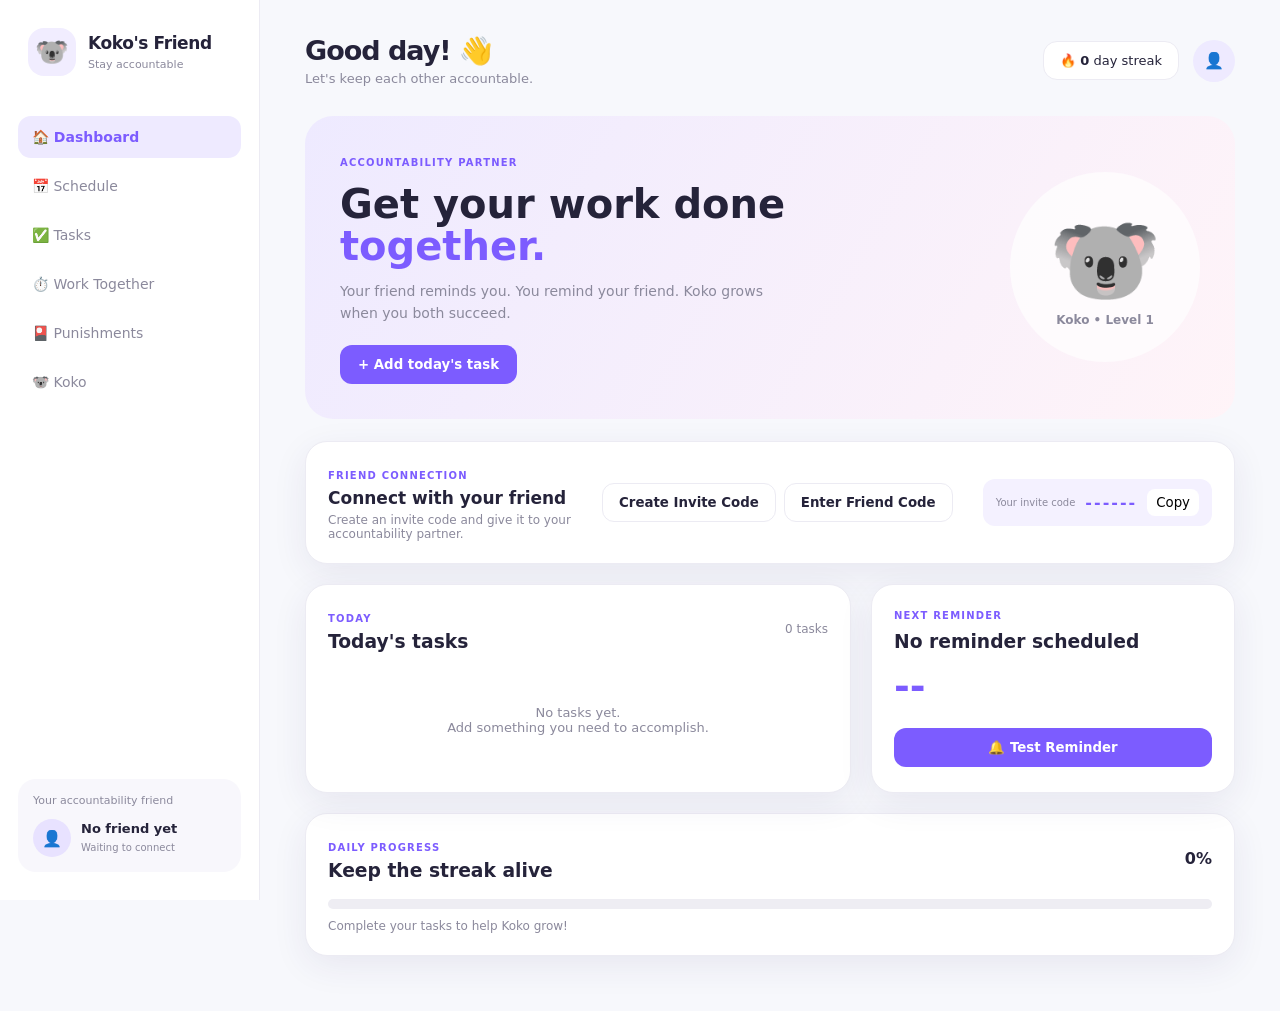
<file: index.html>
<!DOCTYPE html>
<html lang="en">
<head>
    <meta charset="UTF-8">
    <meta name="viewport" content="width=device-width, initial-scale=1.0">

    <title>Koko's Friend</title>

    <link rel="stylesheet" href="style.css">
</head>

<body>

<div class="app">

    <!-- SIDEBAR -->
    <aside class="sidebar">

        <div class="logo">
            <div class="logo-koko">🐨</div>
            <div>
                <h2>Koko's Friend</h2>
                <span>Stay accountable</span>
            </div>
        </div>

        <nav>

            <button class="nav-btn active" data-page="dashboard">
                🏠 Dashboard
            </button>

            <button class="nav-btn" data-page="schedule">
                📅 Schedule
            </button>

            <button class="nav-btn" data-page="tasks">
                ✅ Tasks
            </button>

            <button class="nav-btn" data-page="timer">
                ⏱️ Work Together
            </button>

            <button class="nav-btn" data-page="punishments">
                🎴 Punishments
            </button>

            <button class="nav-btn" data-page="koko">
                🐨 Koko
            </button>

        </nav>

        <div class="friend-box">

            <p>Your accountability friend</p>

            <div class="friend">

                <div class="avatar">
                    👤
                </div>

                <div>
                    <strong id="friendNameSide">
                        No friend yet
                    </strong>

                    <small id="friendStatus">
                        Waiting to connect
                    </small>
                </div>

            </div>

        </div>

    </aside>


    <!-- MAIN -->
    <main class="main">

        <!-- TOP BAR -->

        <header class="topbar">

            <div>
                <button id="mobileMenu" class="mobile-menu">
                    ☰
                </button>

                <h1 id="pageTitle">
                    Good day! 👋
                </h1>

                <p id="pageSubtitle">
                    Let's keep each other accountable.
                </p>
            </div>

            <div class="top-actions">

                <div class="streak">
                    🔥
                    <strong id="streakNumber">
                        0
                    </strong>
                    day streak
                </div>

                <div class="profile">
                    👤
                </div>

            </div>

        </header>


        <!-- DASHBOARD -->

        <section id="dashboard" class="page active">

            <div class="hero">

                <div>

                    <span class="badge">
                        ACCOUNTABILITY PARTNER
                    </span>

                    <h2>
                        Get your work done<br>
                        <span>together.</span>
                    </h2>

                    <p>
                        Your friend reminds you.
                        You remind your friend.
                        Koko grows when you both succeed.
                    </p>

                    <button class="primary-btn" id="addTaskDashboard">
                        + Add today's task
                    </button>

                </div>

                <div class="koko-hero">
                    <div id="kokoEmojiHero">
                        🐨
                    </div>

                    <span id="kokoLevelHero">
                        Koko • Level 1
                    </span>
                </div>

            </div>


            <!-- FRIEND CONNECTION -->

            <div class="card connection-card">

                <div>

                    <span class="section-label">
                        FRIEND CONNECTION
                    </span>

                    <h3 id="connectionTitle">
                        Connect with your friend
                    </h3>

                    <p id="connectionText">
                        Create an invite code and give it to your accountability partner.
                    </p>

                </div>

                <div class="connection-actions">

                    <button class="secondary-btn" id="createInvite">
                        Create Invite Code
                    </button>

                    <button class="secondary-btn" id="joinFriend">
                        Enter Friend Code
                    </button>

                </div>

                <div id="inviteDisplay" class="invite-display hidden">

                    <span>Your invite code</span>

                    <strong id="inviteCode">
                        ------
                    </strong>

                    <button id="copyInvite">
                        Copy
                    </button>

                </div>

            </div>


            <!-- DASHBOARD GRID -->

            <div class="dashboard-grid">

                <!-- TODAY -->

                <div class="card">

                    <div class="card-header">

                        <div>
                            <span class="section-label">
                                TODAY
                            </span>

                            <h3>
                                Today's tasks
                            </h3>
                        </div>

                        <span id="taskCount">
                            0 tasks
                        </span>

                    </div>

                    <div id="todayTasks">

                        <div class="empty-state">
                            No tasks yet.
                        </div>

                    </div>

                </div>


                <!-- REMINDER -->

                <div class="card reminder-card">

                    <span class="section-label">
                        NEXT REMINDER
                    </span>

                    <h3 id="nextReminder">
                        No reminder scheduled
                    </h3>

                    <div class="reminder-time" id="nextReminderTime">
                        --
                    </div>

                    <button class="primary-btn" id="startReminder">
                        🔔 Test Reminder
                    </button>

                </div>

            </div>


            <!-- DAILY PROGRESS -->

            <div class="card">

                <div class="card-header">

                    <div>
                        <span class="section-label">
                            DAILY PROGRESS
                        </span>

                        <h3>
                            Keep the streak alive
                        </h3>
                    </div>

                    <strong id="progressPercent">
                        0%
                    </strong>

                </div>

                <div class="progress-bar">

                    <div id="progressFill"></div>

                </div>

                <p id="progressText">
                    Complete your tasks to help Koko grow!
                </p>

            </div>

        </section>


        <!-- SCHEDULE -->

        <section id="schedule" class="page">

            <div class="page-heading">

                <div>
                    <span class="section-label">
                        CALENDAR
                    </span>

                    <h2>
                        Our Schedule
                    </h2>
                </div>

                <button class="primary-btn" id="addScheduleBtn">
                    + Add Schedule
                </button>

            </div>


            <div class="calendar-card card">

                <div class="calendar-top">

                    <button id="previousDay">
                        ←
                    </button>

                    <h3 id="calendarDate">
                        Today
                    </h3>

                    <button id="nextDay">
                        →
                    </button>

                </div>

                <div id="scheduleList">

                    <div class="empty-state">
                        Nothing scheduled.
                    </div>

                </div>

            </div>

        </section>


        <!-- TASKS -->

        <section id="tasks" class="page">

            <div class="page-heading">

                <div>

                    <span class="section-label">
                        ACCOUNTABILITY
                    </span>

                    <h2>
                        Tasks
                    </h2>

                </div>

                <button class="primary-btn" id="addTaskBtn">
                    + Add Task
                </button>

            </div>


            <div class="task-filters">

                <button class="filter active" data-filter="all">
                    All
                </button>

                <button class="filter" data-filter="mine">
                    My Tasks
                </button>

                <button class="filter" data-filter="friend">
                    Friend's Tasks
                </button>

                <button class="filter" data-filter="completed">
                    Completed
                </button>

            </div>


            <div id="allTasks" class="tasks-list"></div>

        </section>


        <!-- WORK TIMER -->

        <section id="timer" class="page">

            <div class="timer-page">

                <span class="section-label">
                    STUDY TOGETHER
                </span>

                <h2>
                    Work Together
                </h2>

                <p>
                    Call your friend and start working together.
                </p>


                <div class="big-timer">

                    <div id="timerDisplay">
                        00:00:00
                    </div>

                    <div class="timer-status" id="timerStatus">
                        Ready to work
                    </div>

                </div>


                <div class="timer-controls">

                    <button class="primary-btn" id="startTimer">
                        ▶ Start
                    </button>

                    <button class="secondary-btn" id="pauseTimer">
                        ⏸ Pause
                    </button>

                    <button class="secondary-btn" id="resetTimer">
                        ↻ Reset
                    </button>

                </div>


                <div class="call-card card">

                    <div class="call-icon">
                        📞
                    </div>

                    <div>

                        <h3>
                            Work together
                        </h3>

                        <p>
                            Start a call with your accountability partner.
                        </p>

                    </div>

                    <button class="primary-btn" id="callFriend">
                        📞 Call
                    </button>

                </div>

            </div>

        </section>


        <!-- PUNISHMENTS -->

        <section id="punishments" class="page">

            <div class="page-heading">

                <div>

                    <span class="section-label">
                        CONSEQUENCES
                    </span>

                    <h2>
                        Punishment Cards
                    </h2>

                    <p>
                        Didn't complete your responsibilities?
                        Draw a card.
                    </p>

                </div>

                <button class="primary-btn" id="drawPunishment">
                    🎴 Draw Card
                </button>

            </div>


            <div id="punishmentResult" class="punishment-result hidden">

                <div class="punishment-card">

                    <span>
                        YOUR PUNISHMENT
                    </span>

                    <div id="punishmentNumber">
                        #1
                    </div>

                    <h2 id="punishmentText">
                        --
                    </h2>

                    <button class="secondary-btn" id="acceptPunishment">
                        I accept 😭
                    </button>

                </div>

            </div>


            <div class="punishment-grid" id="punishmentGrid"></div>

        </section>


        <!-- KOKO -->

        <section id="koko" class="page">

            <div class="koko-page">

                <span class="section-label">
                    YOUR ACCOUNTABILITY PET
                </span>

                <h2>
                    Meet Koko 🐨
                </h2>

                <p>
                    Koko grows whenever you and your friend successfully complete your responsibilities.
                </p>


                <div class="koko-display card">

                    <div class="big-koko" id="bigKoko">
                        🐨
                    </div>

                    <h2 id="kokoLevel">
                        Level 1
                    </h2>

                    <p id="kokoDescription">
                        Baby Koko
                    </p>


                    <div class="koko-xp">

                        <div class="xp-header">

                            <span>
                                XP
                            </span>

                            <strong id="xpText">
                                0 / 100
                            </strong>

                        </div>

                        <div class="progress-bar">

                            <div id="xpFill"></div>

                        </div>

                    </div>

                </div>


                <div class="koko-stats">

                    <div class="card stat">

                        <strong id="totalCompleted">
                            0
                        </strong>

                        <span>
                            Tasks completed
                        </span>

                    </div>

                    <div class="card stat">

                        <strong id="currentStreak">
                            0
                        </strong>

                        <span>
                            Day streak
                        </span>

                    </div>

                    <div class="card stat">

                        <strong id="remindersDone">
                            0
                        </strong>

                        <span>
                            Reminders completed
                        </span>

                    </div>

                </div>

            </div>

        </section>

    </main>

</div>


<!-- TASK MODAL -->

<div class="modal hidden" id="taskModal">

    <div class="modal-content">

        <button class="close-modal" data-close="taskModal">
            ×
        </button>

        <h2>
            Add a Task
        </h2>

        <p>
            Add something you or your friend needs to accomplish.
        </p>


        <label>
            Task
        </label>

        <input
            type="text"
            id="taskInput"
            placeholder="e.g. Study Biology"
        >


        <label>
            Person responsible
        </label>

        <select id="taskOwner">

            <option value="me">
                Me
            </option>

            <option value="friend">
                My Friend
            </option>

        </select>


        <label>
            Due time
        </label>

        <input
            type="time"
            id="taskTime"
        >


        <button class="primary-btn full" id="saveTask">
            Add Task
        </button>

    </div>

</div>


<!-- SCHEDULE MODAL -->

<div class="modal hidden" id="scheduleModal">

    <div class="modal-content">

        <button class="close-modal" data-close="scheduleModal">
            ×
        </button>

        <h2>
            Add Schedule
        </h2>


        <label>
            Activity
        </label>

        <input
            type="text"
            id="scheduleInput"
            placeholder="e.g. Math Review"
        >


        <label>
            Time
        </label>

        <input
            type="time"
            id="scheduleTime"
        >


        <label>
            Person
        </label>

        <select id="scheduleOwner">

            <option value="me">
                Me
            </option>

            <option value="friend">
                My Friend
            </option>

        </select>


        <button class="primary-btn full" id="saveSchedule">
            Add Schedule
        </button>

    </div>

</div>


<!-- FRIEND CODE MODAL -->

<div class="modal hidden" id="friendModal">

    <div class="modal-content">

        <button class="close-modal" data-close="friendModal">
            ×
        </button>

        <h2>
            Connect Friend
        </h2>

        <p>
            Enter your friend's six-character invite code.
        </p>


        <input
            type="text"
            id="friendCodeInput"
            placeholder="ABC123"
            maxlength="6"
        >


        <button class="primary-btn full" id="connectFriend">
            Connect
        </button>

    </div>

</div>


<!-- PROOF MODAL -->

<div class="modal hidden" id="proofModal">

    <div class="modal-content">

        <button class="close-modal" data-close="proofModal">
            ×
        </button>

        <h2>
            Show Proof 📸
        </h2>

        <p>
            Show proof that you completed your task.
        </p>

        <input
            type="file"
            id="proofInput"
            accept="image/*"
        >

        <button class="primary-btn full" id="submitProof">
            Submit Proof
        </button>

    </div>

</div>


<!-- REMINDER MODAL -->

<div class="modal hidden" id="reminderModal">

    <div class="modal-content reminder-modal">

        <div class="alarm-icon">
            🔔
        </div>

        <h2>
            ACCOUNTABILITY CHECK!
        </h2>

        <p id="reminderMessage">
            Your friend needs to start working!
        </p>

        <div class="five-minute">

            <span>
                Proof required in:
            </span>

            <strong id="proofCountdown">
                05:00
            </strong>

        </div>

        <button class="primary-btn full" id="showProof">
            📸 Show Proof
        </button>

        <button class="secondary-btn full" id="dismissReminder">
            Stop Reminder
        </button>

    </div>

</div>


<script src="script.js"></script>

</body>
</html>
</file>
<file: style.css>
* {
    box-sizing: border-box;
    margin: 0;
    padding: 0;
}

:root {

    --bg: #f7f8fc;
    --card: #ffffff;

    --primary: #7c5cff;
    --primary-dark: #6045d8;

    --pink: #ff82b2;
    --yellow: #ffd86b;

    --text: #25233a;
    --muted: #8b899c;

    --border: #ecebf3;

    --green: #58c69a;
    --red: #ff7272;

    --shadow:
        0 10px 35px rgba(53, 44, 100, 0.08);

    --radius: 22px;
}

body {

    font-family:
        Inter,
        system-ui,
        -apple-system,
        BlinkMacSystemFont,
        "Segoe UI",
        sans-serif;

    background: var(--bg);

    color: var(--text);
}


/* APP */

.app {

    min-height: 100vh;

    display: flex;
}


/* SIDEBAR */

.sidebar {

    width: 260px;

    background: white;

    border-right: 1px solid var(--border);

    padding: 28px 18px;

    display: flex;

    flex-direction: column;

    position: fixed;

    left: 0;
    top: 0;
    bottom: 0;

    z-index: 20;
}

.logo {

    display: flex;

    align-items: center;

    gap: 12px;

    padding: 0 10px;

    margin-bottom: 40px;
}

.logo-koko {

    width: 48px;
    height: 48px;

    border-radius: 16px;

    background: #f1edff;

    display: grid;

    place-items: center;

    font-size: 27px;
}

.logo h2 {

    font-size: 17px;

    letter-spacing: -0.4px;
}

.logo span {

    color: var(--muted);

    font-size: 11px;
}


/* NAV */

nav {

    display: flex;

    flex-direction: column;

    gap: 7px;
}

.nav-btn {

    border: none;

    background: transparent;

    padding: 13px 14px;

    border-radius: 13px;

    color: var(--muted);

    text-align: left;

    font-size: 14px;

    cursor: pointer;

    transition: .2s;
}

.nav-btn:hover {

    background: #f7f5ff;

    color: var(--primary);
}

.nav-btn.active {

    background: #eeeaff;

    color: var(--primary);

    font-weight: 700;
}


/* FRIEND */

.friend-box {

    margin-top: auto;

    background: #f8f7fc;

    border-radius: 18px;

    padding: 15px;
}

.friend-box > p {

    font-size: 11px;

    color: var(--muted);

    margin-bottom: 12px;
}

.friend {

    display: flex;

    align-items: center;

    gap: 10px;
}

.avatar {

    width: 38px;
    height: 38px;

    border-radius: 50%;

    background: #e8e2ff;

    display: grid;

    place-items: center;
}

.friend strong {

    display: block;

    font-size: 13px;
}

.friend small {

    color: var(--muted);

    font-size: 10px;
}


/* MAIN */

.main {

    margin-left: 260px;

    width: calc(100% - 260px);

    padding: 35px 45px;

    max-width: 1600px;
}


/* TOPBAR */

.topbar {

    display: flex;

    justify-content: space-between;

    align-items: center;

    margin-bottom: 30px;
}

.topbar h1 {

    font-size: 27px;

    letter-spacing: -1px;
}

.topbar p {

    color: var(--muted);

    font-size: 13px;

    margin-top: 4px;
}

.top-actions {

    display: flex;

    align-items: center;

    gap: 14px;
}

.streak {

    background: white;

    border: 1px solid var(--border);

    padding: 11px 16px;

    border-radius: 14px;

    font-size: 13px;
}

.profile {

    width: 42px;
    height: 42px;

    background: #eeeaff;

    border-radius: 50%;

    display: grid;

    place-items: center;
}

.mobile-menu {

    display: none;
}


/* PAGE */

.page {

    display: none;

    animation: fade .25s ease;
}

.page.active {

    display: block;
}

@keyframes fade {

    from {
        opacity: 0;
        transform: translateY(5px);
    }

    to {
        opacity: 1;
        transform: translateY(0);
    }
}


/* HERO */

.hero {

    background:
        linear-gradient(
            120deg,
            #eeeaff,
            #fff4f8
        );

    border-radius: 28px;

    padding: 35px;

    display: flex;

    justify-content: space-between;

    align-items: center;

    margin-bottom: 22px;

    overflow: hidden;
}

.badge,
.section-label {

    font-size: 10px;

    font-weight: 800;

    letter-spacing: 1.2px;

    color: var(--primary);
}

.hero h2 {

    font-size: 40px;

    line-height: 1.05;

    margin: 13px 0;
}

.hero h2 span {

    color: var(--primary);
}

.hero p {

    color: var(--muted);

    max-width: 450px;

    line-height: 1.6;

    font-size: 14px;

    margin-bottom: 20px;
}

.koko-hero {

    width: 190px;
    height: 190px;

    border-radius: 50%;

    background: rgba(255,255,255,.7);

    display: flex;

    flex-direction: column;

    align-items: center;

    justify-content: center;
}

.koko-hero > div {

    font-size: 90px;

    animation: float 3s infinite ease-in-out;
}

.koko-hero span {

    color: var(--muted);

    font-size: 12px;

    font-weight: 700;
}

@keyframes float {

    0%, 100% {
        transform: translateY(0);
    }

    50% {
        transform: translateY(-8px);
    }
}


/* BUTTONS */

button {

    font-family: inherit;
}

.primary-btn {

    background: var(--primary);

    color: white;

    border: none;

    padding: 12px 18px;

    border-radius: 12px;

    font-weight: 700;

    cursor: pointer;

    transition: .2s;
}

.primary-btn:hover {

    background: var(--primary-dark);

    transform: translateY(-1px);
}

.secondary-btn {

    background: white;

    color: var(--text);

    border: 1px solid var(--border);

    padding: 11px 16px;

    border-radius: 12px;

    font-weight: 600;

    cursor: pointer;

    transition: .2s;
}

.secondary-btn:hover {

    border-color: var(--primary);

    color: var(--primary);
}

.full {

    width: 100%;
}


/* CARDS */

.card {

    background: var(--card);

    border: 1px solid var(--border);

    border-radius: var(--radius);

    padding: 22px;

    box-shadow: var(--shadow);

    margin-bottom: 20px;
}

.card-header {

    display: flex;

    justify-content: space-between;

    align-items: center;

    margin-bottom: 18px;
}

.card-header h3 {

    margin-top: 5px;
}

.card-header > span {

    color: var(--muted);

    font-size: 12px;
}


/* CONNECTION */

.connection-card {

    display: flex;

    align-items: center;

    gap: 30px;
}

.connection-card > div:first-child {

    flex: 1;
}

.connection-card h3 {

    margin: 5px 0;

    font-size: 17px;
}

.connection-card p {

    color: var(--muted);

    font-size: 12px;
}

.connection-actions {

    display: flex;

    gap: 8px;
}

.invite-display {

    display: flex;

    align-items: center;

    gap: 10px;

    background: #f4f1ff;

    padding: 10px 13px;

    border-radius: 12px;
}

.invite-display span {

    font-size: 10px;

    color: var(--muted);
}

.invite-display strong {

    color: var(--primary);

    letter-spacing: 2px;
}

.invite-display button {

    border: none;

    background: white;

    border-radius: 8px;

    padding: 6px 9px;

    cursor: pointer;
}


/* DASHBOARD GRID */

.dashboard-grid {

    display: grid;

    grid-template-columns: 1.5fr 1fr;

    gap: 20px;
}


/* TASK */

.task-item {

    display: flex;

    align-items: center;

    gap: 12px;

    padding: 13px 0;

    border-bottom: 1px solid var(--border);
}

.task-item:last-child {

    border-bottom: none;
}

.task-check {

    width: 21px;
    height: 21px;

    border-radius: 7px;

    border: 2px solid #d9d6e5;

    background: white;

    cursor: pointer;
}

.task-check.completed {

    background: var(--green);

    border-color: var(--green);

    color: white;

    display: grid;

    place-items: center;
}

.task-info {

    flex: 1;
}

.task-info strong {

    display: block;

    font-size: 13px;
}

.task-info small {

    color: var(--muted);

    font-size: 11px;
}

.owner-tag {

    font-size: 9px;

    padding: 5px 8px;

    border-radius: 8px;

    background: #f0edff;

    color: var(--primary);

    font-weight: 700;
}


/* REMINDER */

.reminder-card {

    display: flex;

    flex-direction: column;

    justify-content: center;
}

.reminder-card h3 {

    margin-top: 10px;
}

.reminder-time {

    font-size: 38px;

    font-weight: 800;

    margin: 12px 0 20px;

    color: var(--primary);
}


/* PROGRESS */

.progress-bar {

    width: 100%;

    height: 10px;

    background: #eeedf3;

    border-radius: 20px;

    overflow: hidden;
}

.progress-bar > div {

    height: 100%;

    width: 0%;

    background: linear-gradient(
        90deg,
        var(--primary),
        var(--pink)
    );

    border-radius: inherit;

    transition: .5s;
}

.card > p {

    color: var(--muted);

    font-size: 12px;

    margin-top: 10px;
}


/* PAGE HEADING */

.page-heading {

    display: flex;

    justify-content: space-between;

    align-items: center;

    margin-bottom: 25px;
}

.page-heading h2 {

    font-size: 28px;

    margin-top: 5px;
}

.page-heading p {

    color: var(--muted);

    font-size: 13px;

    margin-top: 5px;
}


/* CALENDAR */

.calendar-top {

    display: flex;

    align-items: center;

    justify-content: space-between;

    margin-bottom: 20px;
}

.calendar-top button {

    width: 35px;
    height: 35px;

    border: none;

    background: #f4f2fb;

    border-radius: 10px;

    cursor: pointer;
}

.schedule-item {

    display: flex;

    align-items: center;

    gap: 18px;

    padding: 18px;

    border-radius: 15px;

    background: #faf9fd;

    margin-bottom: 10px;
}

.schedule-time {

    color: var(--primary);

    font-weight: 800;

    min-width: 70px;
}

.schedule-info {

    flex: 1;
}


/* FILTER */

.task-filters {

    display: flex;

    gap: 8px;

    margin-bottom: 18px;
}

.filter {

    border: 1px solid var(--border);

    background: white;

    padding: 9px 14px;

    border-radius: 10px;

    cursor: pointer;

    color: var(--muted);
}

.filter.active {

    background: #eeeaff;

    color: var(--primary);

    border-color: transparent;

    font-weight: 700;
}

.tasks-list {

    background: white;

    border: 1px solid var(--border);

    border-radius: 20px;

    padding: 10px 20px;
}


/* TIMER */

.timer-page {

    max-width: 800px;

    margin: auto;

    text-align: center;
}

.timer-page h2 {

    font-size: 32px;

    margin-top: 6px;
}

.timer-page > p {

    color: var(--muted);

    margin: 8px 0 30px;
}

.big-timer {

    background:
        linear-gradient(
            135deg,
            #eeeaff,
            #fff0f6
        );

    border-radius: 30px;

    padding: 55px 20px;

    margin-bottom: 20px;
}

#timerDisplay {

    font-size: 70px;

    font-weight: 800;

    letter-spacing: 3px;

    color: var(--primary);
}

.timer-status {

    color: var(--muted);

    margin-top: 10px;
}

.timer-controls {

    display: flex;

    justify-content: center;

    gap: 10px;

    margin-bottom: 25px;
}

.call-card {

    display: flex;

    align-items: center;

    gap: 15px;

    text-align: left;
}

.call-card > div:nth-child(2) {

    flex: 1;
}

.call-icon {

    width: 50px;
    height: 50px;

    background: #e9f8f1;

    border-radius: 15px;

    display: grid;

    place-items: center;

    font-size: 22px;
}

.call-card p {

    margin-top: 4px;
}


/* PUNISHMENTS */

.punishment-grid {

    display: grid;

    grid-template-columns:
        repeat(3, 1fr);

    gap: 15px;
}

.punishment-tile {

    background: white;

    border: 1px solid var(--border);

    border-radius: 18px;

    padding: 20px;

    min-height: 160px;

    box-shadow: var(--shadow);

    transition: .2s;
}

.punishment-tile:hover {

    transform: translateY(-4px);
}

.punishment-tile span {

    color: var(--primary);

    font-size: 11px;

    font-weight: 800;
}

.punishment-tile h3 {

    margin-top: 20px;

    font-size: 14px;

    line-height: 1.5;
}

.punishment-result {

    margin-bottom: 25px;
}

.punishment-card {

    background:
        linear-gradient(
            135deg,
            #7c5cff,
            #b17cff
        );

    color: white;

    border-radius: 28px;

    padding: 45px;

    text-align: center;

    box-shadow: 0 20px 50px rgba(124,92,255,.25);
}

.punishment-card > span {

    font-size: 10px;

    font-weight: 800;

    letter-spacing: 2px;
}

#punishmentNumber {

    font-size: 12px;

    opacity: .7;

    margin: 10px;
}

.punishment-card h2 {

    max-width: 600px;

    margin: 15px auto 25px;

    line-height: 1.4;
}

.punishment-card .secondary-btn {

    background: rgba(255,255,255,.9);
}


/* KOKO */

.koko-page {

    text-align: center;

    max-width: 800px;

    margin: auto;
}

.koko-page > h2 {

    font-size: 32px;

    margin: 5px 0;
}

.koko-page > p {

    color: var(--muted);

    max-width: 600px;

    margin: auto auto 25px;
}

.koko-display {

    padding: 50px;
}

.big-koko {

    font-size: 140px;

    animation: float 3s infinite ease-in-out;
}

.koko-display h2 {

    margin-top: 10px;
}

.koko-display > p {

    color: var(--muted);
}

.koko-xp {

    max-width: 500px;

    margin: 30px auto 0;

    text-align: left;
}

.xp-header {

    display: flex;

    justify-content: space-between;

    margin-bottom: 8px;

    font-size: 12px;
}

.koko-stats {

    display: grid;

    grid-template-columns:
        repeat(3,1fr);

    gap: 15px;
}

.stat {

    display: flex;

    flex-direction: column;

    align-items: center;
}

.stat strong {

    font-size: 27px;

    color: var(--primary);
}

.stat span {

    color: var(--muted);

    font-size: 11px;

    margin-top: 5px;
}


/* EMPTY */

.empty-state {

    text-align: center;

    padding: 35px;

    color: var(--muted);

    font-size: 13px;
}


/* MODAL */

.modal {

    position: fixed;

    inset: 0;

    background: rgba(28,25,50,.45);

    display: grid;

    place-items: center;

    z-index: 100;

    padding: 20px;

    backdrop-filter: blur(5px);
}

.modal.hidden {

    display: none;
}

.modal-content {

    background: white;

    border-radius: 24px;

    padding: 30px;

    width: 100%;

    max-width: 430px;

    position: relative;

    box-shadow: 0 25px 80px rgba(0,0,0,.18);
}

.modal-content h2 {

    margin-bottom: 7px;
}

.modal-content > p {

    color: var(--muted);

    font-size: 13px;

    margin-bottom: 20px;
}

.close-modal {

    position: absolute;

    right: 18px;
    top: 15px;

    width: 32px;
    height: 32px;

    border: none;

    background: #f3f2f7;

    border-radius: 50%;

    font-size: 20px;

    cursor: pointer;
}

.modal-content label {

    display: block;

    font-size: 11px;

    font-weight: 700;

    margin: 15px 0 6px;
}

.modal-content input,
.modal-content select {

    width: 100%;

    padding: 12px;

    border: 1px solid var(--border);

    border-radius: 11px;

    outline: none;

    font-family: inherit;

    background: white;
}

.modal-content input:focus,
.modal-content select:focus {

    border-color: var(--primary);
}

.modal-content .full {

    margin-top: 20px;
}


/* REMINDER */

.reminder-modal {

    text-align: center;
}

.alarm-icon {

    font-size: 55px;

    margin-bottom: 10px;

    animation: shake .5s infinite alternate;
}

@keyframes shake {

    from {
        transform: rotate(-8deg);
    }

    to {
        transform: rotate(8deg);
    }
}

.five-minute {

    background: #fff5e6;

    border-radius: 15px;

    padding: 15px;

    margin: 20px 0;

    color: #a66b00;
}

.five-minute strong {

    display: block;

    font-size: 35px;

    margin-top: 4px;
}


/* RESPONSIVE */

@media(max-width:1000px) {

    .sidebar {

        width: 220px;
    }

    .main {

        margin-left: 220px;

        width: calc(100% - 220px);

        padding: 25px;
    }

    .dashboard-grid {

        grid-template-columns: 1fr;
    }

    .punishment-grid {

        grid-template-columns:
            repeat(2,1fr);
    }

}


@media(max-width:750px) {

    .sidebar {

        transform: translateX(-100%);

        transition: .3s;
    }

    .sidebar.open {

        transform: translateX(0);
    }

    .main {

        margin-left: 0;

        width: 100%;

        padding: 20px;
    }

    .mobile-menu {

        display: inline-block;

        border: none;

        background: transparent;

        font-size: 20px;

        margin-right: 8px;

        cursor: pointer;
    }

    .topbar h1 {

        display: inline;
    }

    .hero {

        padding: 25px;

        flex-direction: column;

        align-items: flex-start;

        gap: 25px;
    }

    .hero h2 {

        font-size: 32px;
    }

    .koko-hero {

        width: 140px;
        height: 140px;
    }

    .koko-hero > div {

        font-size: 65px;
    }

    .connection-card {

        flex-direction: column;

        align-items: flex-start;
    }

    .connection-actions {

        width: 100%;

        flex-direction: column;
    }

    .invite-display {

        width: 100%;

        justify-content: space-between;
    }

    .punishment-grid {

        grid-template-columns: 1fr;
    }

    .koko-stats {

        grid-template-columns: 1fr;
    }

    #timerDisplay {

        font-size: 45px;
    }

    .top-actions .streak {

        display: none;
    }
}
</file>
<file: 2.css>
* {
    box-sizing: border-box;
    margin: 0;
    padding: 0;
}

:root {

    --bg: #f7f8fc;
    --card: #ffffff;

    --primary: #7c5cff;
    --primary-dark: #6045d8;

    --pink: #ff82b2;
    --yellow: #ffd86b;

    --text: #25233a;
    --muted: #8b899c;

    --border: #ecebf3;

    --green: #58c69a;
    --red: #ff7272;

    --shadow:
        0 10px 35px rgba(53, 44, 100, 0.08);

    --radius: 22px;
}

body {

    font-family:
        Inter,
        system-ui,
        -apple-system,
        BlinkMacSystemFont,
        "Segoe UI",
        sans-serif;

    background: var(--bg);

    color: var(--text);
}


/* APP */

.app {

    min-height: 100vh;

    display: flex;
}


/* SIDEBAR */

.sidebar {

    width: 260px;

    background: white;

    border-right: 1px solid var(--border);

    padding: 28px 18px;

    display: flex;

    flex-direction: column;

    position: fixed;

    left: 0;
    top: 0;
    bottom: 0;

    z-index: 20;
}

.logo {

    display: flex;

    align-items: center;

    gap: 12px;

    padding: 0 10px;

    margin-bottom: 40px;
}

.logo-koko {

    width: 48px;
    height: 48px;

    border-radius: 16px;

    background: #f1edff;

    display: grid;

    place-items: center;

    font-size: 27px;
}

.logo h2 {

    font-size: 17px;

    letter-spacing: -0.4px;
}

.logo span {

    color: var(--muted);

    font-size: 11px;
}


/* NAV */

nav {

    display: flex;

    flex-direction: column;

    gap: 7px;
}

.nav-btn {

    border: none;

    background: transparent;

    padding: 13px 14px;

    border-radius: 13px;

    color: var(--muted);

    text-align: left;

    font-size: 14px;

    cursor: pointer;

    transition: .2s;
}

.nav-btn:hover {

    background: #f7f5ff;

    color: var(--primary);
}

.nav-btn.active {

    background: #eeeaff;

    color: var(--primary);

    font-weight: 700;
}


/* FRIEND */

.friend-box {

    margin-top: auto;

    background: #f8f7fc;

    border-radius: 18px;

    padding: 15px;
}

.friend-box > p {

    font-size: 11px;

    color: var(--muted);

    margin-bottom: 12px;
}

.friend {

    display: flex;

    align-items: center;

    gap: 10px;
}

.avatar {

    width: 38px;
    height: 38px;

    border-radius: 50%;

    background: #e8e2ff;

    display: grid;

    place-items: center;
}

.friend strong {

    display: block;

    font-size: 13px;
}

.friend small {

    color: var(--muted);

    font-size: 10px;
}


/* MAIN */

.main {

    margin-left: 260px;

    width: calc(100% - 260px);

    padding: 35px 45px;

    max-width: 1600px;
}


/* TOPBAR */

.topbar {

    display: flex;

    justify-content: space-between;

    align-items: center;

    margin-bottom: 30px;
}

.topbar h1 {

    font-size: 27px;

    letter-spacing: -1px;
}

.topbar p {

    color: var(--muted);

    font-size: 13px;

    margin-top: 4px;
}

.top-actions {

    display: flex;

    align-items: center;

    gap: 14px;
}

.streak {

    background: white;

    border: 1px solid var(--border);

    padding: 11px 16px;

    border-radius: 14px;

    font-size: 13px;
}

.profile {

    width: 42px;
    height: 42px;

    background: #eeeaff;

    border-radius: 50%;

    display: grid;

    place-items: center;
}

.mobile-menu {

    display: none;
}


/* PAGE */

.page {

    display: none;

    animation: fade .25s ease;
}

.page.active {

    display: block;
}

@keyframes fade {

    from {
        opacity: 0;
        transform: translateY(5px);
    }

    to {
        opacity: 1;
        transform: translateY(0);
    }
}


/* HERO */

.hero {

    background:
        linear-gradient(
            120deg,
            #eeeaff,
            #fff4f8
        );

    border-radius: 28px;

    padding: 35px;

    display: flex;

    justify-content: space-between;

    align-items: center;

    margin-bottom: 22px;

    overflow: hidden;
}

.badge,
.section-label {

    font-size: 10px;

    font-weight: 800;

    letter-spacing: 1.2px;

    color: var(--primary);
}

.hero h2 {

    font-size: 40px;

    line-height: 1.05;

    margin: 13px 0;
}

.hero h2 span {

    color: var(--primary);
}

.hero p {

    color: var(--muted);

    max-width: 450px;

    line-height: 1.6;

    font-size: 14px;

    margin-bottom: 20px;
}

.koko-hero {

    width: 190px;
    height: 190px;

    border-radius: 50%;

    background: rgba(255,255,255,.7);

    display: flex;

    flex-direction: column;

    align-items: center;

    justify-content: center;
}

.koko-hero > div {

    font-size: 90px;

    animation: float 3s infinite ease-in-out;
}

.koko-hero span {

    color: var(--muted);

    font-size: 12px;

    font-weight: 700;
}

@keyframes float {

    0%, 100% {
        transform: translateY(0);
    }

    50% {
        transform: translateY(-8px);
    }
}


/* BUTTONS */

button {

    font-family: inherit;
}

.primary-btn {

    background: var(--primary);

    color: white;

    border: none;

    padding: 12px 18px;

    border-radius: 12px;

    font-weight: 700;

    cursor: pointer;

    transition: .2s;
}

.primary-btn:hover {

    background: var(--primary-dark);

    transform: translateY(-1px);
}

.secondary-btn {

    background: white;

    color: var(--text);

    border: 1px solid var(--border);

    padding: 11px 16px;

    border-radius: 12px;

    font-weight: 600;

    cursor: pointer;

    transition: .2s;
}

.secondary-btn:hover {

    border-color: var(--primary);

    color: var(--primary);
}

.full {

    width: 100%;
}


/* CARDS */

.card {

    background: var(--card);

    border: 1px solid var(--border);

    border-radius: var(--radius);

    padding: 22px;

    box-shadow: var(--shadow);

    margin-bottom: 20px;
}

.card-header {

    display: flex;

    justify-content: space-between;

    align-items: center;

    margin-bottom: 18px;
}

.card-header h3 {

    margin-top: 5px;
}

.card-header > span {

    color: var(--muted);

    font-size: 12px;
}


/* CONNECTION */

.connection-card {

    display: flex;

    align-items: center;

    gap: 30px;
}

.connection-card > div:first-child {

    flex: 1;
}

.connection-card h3 {

    margin: 5px 0;

    font-size: 17px;
}

.connection-card p {

    color: var(--muted);

    font-size: 12px;
}

.connection-actions {

    display: flex;

    gap: 8px;
}

.invite-display {

    display: flex;

    align-items: center;

    gap: 10px;

    background: #f4f1ff;

    padding: 10px 13px;

    border-radius: 12px;
}

.invite-display span {

    font-size: 10px;

    color: var(--muted);
}

.invite-display strong {

    color: var(--primary);

    letter-spacing: 2px;
}

.invite-display button {

    border: none;

    background: white;

    border-radius: 8px;

    padding: 6px 9px;

    cursor: pointer;
}


/* DASHBOARD GRID */

.dashboard-grid {

    display: grid;

    grid-template-columns: 1.5fr 1fr;

    gap: 20px;
}


/* TASK */

.task-item {

    display: flex;

    align-items: center;

    gap: 12px;

    padding: 13px 0;

    border-bottom: 1px solid var(--border);
}

.task-item:last-child {

    border-bottom: none;
}

.task-check {

    width: 21px;
    height: 21px;

    border-radius: 7px;

    border: 2px solid #d9d6e5;

    background: white;

    cursor: pointer;
}

.task-check.completed {

    background: var(--green);

    border-color: var(--green);

    color: white;

    display: grid;

    place-items: center;
}

.task-info {

    flex: 1;
}

.task-info strong {

    display: block;

    font-size: 13px;
}

.task-info small {

    color: var(--muted);

    font-size: 11px;
}

.owner-tag {

    font-size: 9px;

    padding: 5px 8px;

    border-radius: 8px;

    background: #f0edff;

    color: var(--primary);

    font-weight: 700;
}


/* REMINDER */

.reminder-card {

    display: flex;

    flex-direction: column;

    justify-content: center;
}

.reminder-card h3 {

    margin-top: 10px;
}

.reminder-time {

    font-size: 38px;

    font-weight: 800;

    margin: 12px 0 20px;

    color: var(--primary);
}


/* PROGRESS */

.progress-bar {

    width: 100%;

    height: 10px;

    background: #eeedf3;

    border-radius: 20px;

    overflow: hidden;
}

.progress-bar > div {

    height: 100%;

    width: 0%;

    background: linear-gradient(
        90deg,
        var(--primary),
        var(--pink)
    );

    border-radius: inherit;

    transition: .5s;
}

.card > p {

    color: var(--muted);

    font-size: 12px;

    margin-top: 10px;
}


/* PAGE HEADING */

.page-heading {

    display: flex;

    justify-content: space-between;

    align-items: center;

    margin-bottom: 25px;
}

.page-heading h2 {

    font-size: 28px;

    margin-top: 5px;
}

.page-heading p {

    color: var(--muted);

    font-size: 13px;

    margin-top: 5px;
}


/* CALENDAR */

.calendar-top {

    display: flex;

    align-items: center;

    justify-content: space-between;

    margin-bottom: 20px;
}

.calendar-top button {

    width: 35px;
    height: 35px;

    border: none;

    background: #f4f2fb;

    border-radius: 10px;

    cursor: pointer;
}

.schedule-item {

    display: flex;

    align-items: center;

    gap: 18px;

    padding: 18px;

    border-radius: 15px;

    background: #faf9fd;

    margin-bottom: 10px;
}

.schedule-time {

    color: var(--primary);

    font-weight: 800;

    min-width: 70px;
}

.schedule-info {

    flex: 1;
}


/* FILTER */

.task-filters {

    display: flex;

    gap: 8px;

    margin-bottom: 18px;
}

.filter {

    border: 1px solid var(--border);

    background: white;

    padding: 9px 14px;

    border-radius: 10px;

    cursor: pointer;

    color: var(--muted);
}

.filter.active {

    background: #eeeaff;

    color: var(--primary);

    border-color: transparent;

    font-weight: 700;
}

.tasks-list {

    background: white;

    border: 1px solid var(--border);

    border-radius: 20px;

    padding: 10px 20px;
}


/* TIMER */

.timer-page {

    max-width: 800px;

    margin: auto;

    text-align: center;
}

.timer-page h2 {

    font-size: 32px;

    margin-top: 6px;
}

.timer-page > p {

    color: var(--muted);

    margin: 8px 0 30px;
}

.big-timer {

    background:
        linear-gradient(
            135deg,
            #eeeaff,
            #fff0f6
        );

    border-radius: 30px;

    padding: 55px 20px;

    margin-bottom: 20px;
}

#timerDisplay {

    font-size: 70px;

    font-weight: 800;

    letter-spacing: 3px;

    color: var(--primary);
}

.timer-status {

    color: var(--muted);

    margin-top: 10px;
}

.timer-controls {

    display: flex;

    justify-content: center;

    gap: 10px;

    margin-bottom: 25px;
}

.call-card {

    display: flex;

    align-items: center;

    gap: 15px;

    text-align: left;
}

.call-card > div:nth-child(2) {

    flex: 1;
}

.call-icon {

    width: 50px;
    height: 50px;

    background: #e9f8f1;

    border-radius: 15px;

    display: grid;

    place-items: center;

    font-size: 22px;
}

.call-card p {

    margin-top: 4px;
}


/* PUNISHMENTS */

.punishment-grid {

    display: grid;

    grid-template-columns:
        repeat(3, 1fr);

    gap: 15px;
}

.punishment-tile {

    background: white;

    border: 1px solid var(--border);

    border-radius: 18px;

    padding: 20px;

    min-height: 160px;

    box-shadow: var(--shadow);

    transition: .2s;
}

.punishment-tile:hover {

    transform: translateY(-4px);
}

.punishment-tile span {

    color: var(--primary);

    font-size: 11px;

    font-weight: 800;
}

.punishment-tile h3 {

    margin-top: 20px;

    font-size: 14px;

    line-height: 1.5;
}

.punishment-result {

    margin-bottom: 25px;
}

.punishment-card {

    background:
        linear-gradient(
            135deg,
            #7c5cff,
            #b17cff
        );

    color: white;

    border-radius: 28px;

    padding: 45px;

    text-align: center;

    box-shadow: 0 20px 50px rgba(124,92,255,.25);
}

.punishment-card > span {

    font-size: 10px;

    font-weight: 800;

    letter-spacing: 2px;
}

#punishmentNumber {

    font-size: 12px;

    opacity: .7;

    margin: 10px;
}

.punishment-card h2 {

    max-width: 600px;

    margin: 15px auto 25px;

    line-height: 1.4;
}

.punishment-card .secondary-btn {

    background: rgba(255,255,255,.9);
}


/* KOKO */

.koko-page {

    text-align: center;

    max-width: 800px;

    margin: auto;
}

.koko-page > h2 {

    font-size: 32px;

    margin: 5px 0;
}

.koko-page > p {

    color: var(--muted);

    max-width: 600px;

    margin: auto auto 25px;
}

.koko-display {

    padding: 50px;
}

.big-koko {

    font-size: 140px;

    animation: float 3s infinite ease-in-out;
}

.koko-display h2 {

    margin-top: 10px;
}

.koko-display > p {

    color: var(--muted);
}

.koko-xp {

    max-width: 500px;

    margin: 30px auto 0;

    text-align: left;
}

.xp-header {

    display: flex;

    justify-content: space-between;

    margin-bottom: 8px;

    font-size: 12px;
}

.koko-stats {

    display: grid;

    grid-template-columns:
        repeat(3,1fr);

    gap: 15px;
}

.stat {

    display: flex;

    flex-direction: column;

    align-items: center;
}

.stat strong {

    font-size: 27px;

    color: var(--primary);
}

.stat span {

    color: var(--muted);

    font-size: 11px;

    margin-top: 5px;
}


/* EMPTY */

.empty-state {

    text-align: center;

    padding: 35px;

    color: var(--muted);

    font-size: 13px;
}


/* MODAL */

.modal {

    position: fixed;

    inset: 0;

    background: rgba(28,25,50,.45);

    display: grid;

    place-items: center;

    z-index: 100;

    padding: 20px;

    backdrop-filter: blur(5px);
}

.modal.hidden {

    display: none;
}

.modal-content {

    background: white;

    border-radius: 24px;

    padding: 30px;

    width: 100%;

    max-width: 430px;

    position: relative;

    box-shadow: 0 25px 80px rgba(0,0,0,.18);
}

.modal-content h2 {

    margin-bottom: 7px;
}

.modal-content > p {

    color: var(--muted);

    font-size: 13px;

    margin-bottom: 20px;
}

.close-modal {

    position: absolute;

    right: 18px;
    top: 15px;

    width: 32px;
    height: 32px;

    border: none;

    background: #f3f2f7;

    border-radius: 50%;

    font-size: 20px;

    cursor: pointer;
}

.modal-content label {

    display: block;

    font-size: 11px;

    font-weight: 700;

    margin: 15px 0 6px;
}

.modal-content input,
.modal-content select {

    width: 100%;

    padding: 12px;

    border: 1px solid var(--border);

    border-radius: 11px;

    outline: none;

    font-family: inherit;

    background: white;
}

.modal-content input:focus,
.modal-content select:focus {

    border-color: var(--primary);
}

.modal-content .full {

    margin-top: 20px;
}


/* REMINDER */

.reminder-modal {

    text-align: center;
}

.alarm-icon {

    font-size: 55px;

    margin-bottom: 10px;

    animation: shake .5s infinite alternate;
}

@keyframes shake {

    from {
        transform: rotate(-8deg);
    }

    to {
        transform: rotate(8deg);
    }
}

.five-minute {

    background: #fff5e6;

    border-radius: 15px;

    padding: 15px;

    margin: 20px 0;

    color: #a66b00;
}

.five-minute strong {

    display: block;

    font-size: 35px;

    margin-top: 4px;
}


/* RESPONSIVE */

@media(max-width:1000px) {

    .sidebar {

        width: 220px;
    }

    .main {

        margin-left: 220px;

        width: calc(100% - 220px);

        padding: 25px;
    }

    .dashboard-grid {

        grid-template-columns: 1fr;
    }

    .punishment-grid {

        grid-template-columns:
            repeat(2,1fr);
    }

}


@media(max-width:750px) {

    .sidebar {

        transform: translateX(-100%);

        transition: .3s;
    }

    .sidebar.open {

        transform: translateX(0);
    }

    .main {

        margin-left: 0;

        width: 100%;

        padding: 20px;
    }

    .mobile-menu {

        display: inline-block;

        border: none;

        background: transparent;

        font-size: 20px;

        margin-right: 8px;

        cursor: pointer;
    }

    .topbar h1 {

        display: inline;
    }

    .hero {

        padding: 25px;

        flex-direction: column;

        align-items: flex-start;

        gap: 25px;
    }

    .hero h2 {

        font-size: 32px;
    }

    .koko-hero {

        width: 140px;
        height: 140px;
    }

    .koko-hero > div {

        font-size: 65px;
    }

    .connection-card {

        flex-direction: column;

        align-items: flex-start;
    }

    .connection-actions {

        width: 100%;

        flex-direction: column;
    }

    .invite-display {

        width: 100%;

        justify-content: space-between;
    }

    .punishment-grid {

        grid-template-columns: 1fr;
    }

    .koko-stats {

        grid-template-columns: 1fr;
    }

    #timerDisplay {

        font-size: 45px;
    }

    .top-actions .streak {

        display: none;
    }
}
</file>
